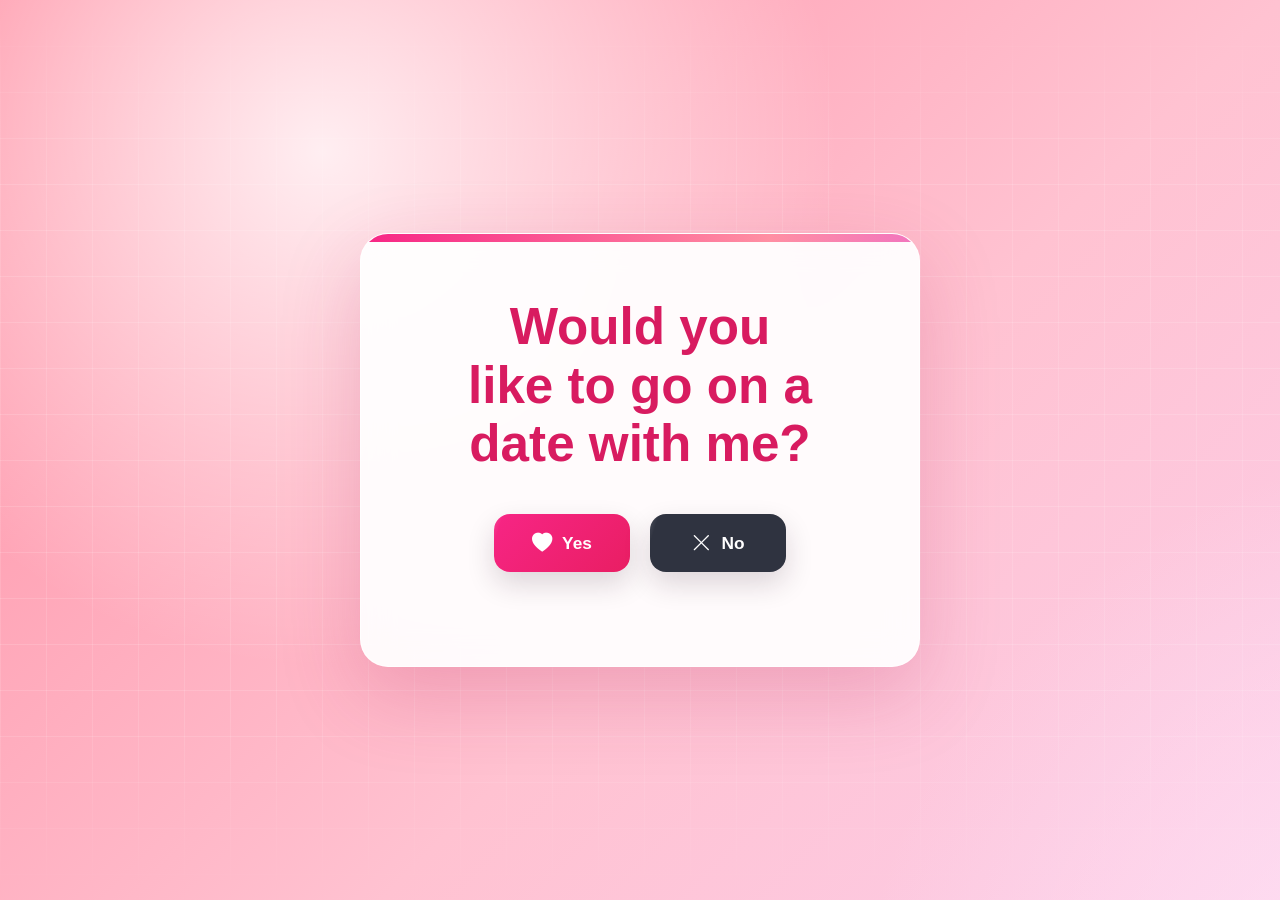
<file: index.html>
<!DOCTYPE html>
<html lang="en">
<head>
    <meta charset="UTF-8">
    <meta name="viewport" content="width=device-width, initial-scale=1.0">
    <title>Would you like to go on a date with me?</title>
    <link rel="stylesheet" href="https://cdn.jsdelivr.net/npm/bootstrap-icons@1.11.3/font/bootstrap-icons.min.css">
    <link rel="stylesheet" href="love.css">
</head>
<body>
    <div class="floating-hearts" aria-hidden="true">
        <span></span>
        <span></span>
        <span></span>
        <span></span>
        <span></span>
    </div>

    <main class="container">
        <h1>Would you like to go on a date with me?</h1>
        <div class="buttons">
            <button class="btn yes" type="button" onclick="handleYes()">
                <i class="bi bi-heart-fill"></i>
                <span>Yes</span>
            </button>
            <button class="btn no" id="noBtn" type="button">
                <i class="bi bi-x-lg"></i>
                <span>No</span>
            </button>
        </div>
        <div id="message"></div>
    </main>

    <script>
        function goWithTransition(url) {
            document.body.classList.add('page-leaving');
            window.setTimeout(() => {
                window.location.href = url;
            }, 320);
        }

        function handleYes() {
            document.getElementById('message').innerHTML = '<p class="success">Yay! I am so excited!</p>';
            goWithTransition('congratulations.html');
        }

        const noBtn = document.getElementById('noBtn');

        function moveNoButton() {
            const container = document.querySelector('.container');
            const containerRect = container.getBoundingClientRect();
            const buttonWidth = noBtn.offsetWidth;
            const buttonHeight = noBtn.offsetHeight;
            const padding = 18;
            const minX = containerRect.left + padding;
            const minY = containerRect.top + padding;
            const maxX = Math.max(minX, containerRect.right - buttonWidth - padding);
            const maxY = Math.max(minY, containerRect.bottom - buttonHeight - padding);

            noBtn.classList.add('running');
            noBtn.style.left = `${Math.random() * (maxX - minX) + minX}px`;
            noBtn.style.top = `${Math.random() * (maxY - minY) + minY}px`;
        }

        noBtn.addEventListener('mouseenter', moveNoButton);
        noBtn.addEventListener('mousedown', moveNoButton);
        noBtn.addEventListener('touchstart', (event) => {
            event.preventDefault();
            moveNoButton();
        });
    </script>
</body>
</html>
</file>
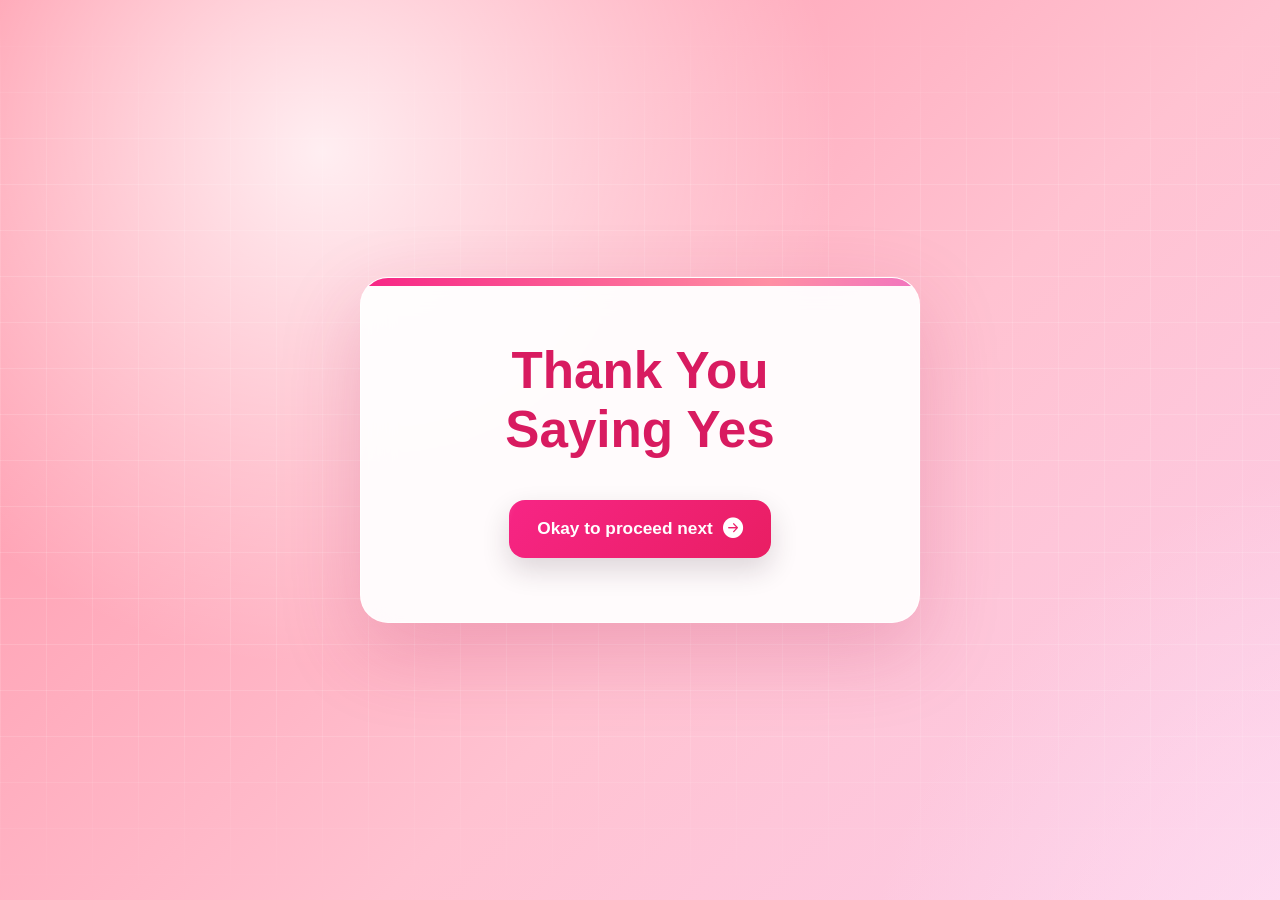
<file: congratulations.html>
<!DOCTYPE html>
<html lang="en">
<head>
    <meta charset="UTF-8">
    <meta name="viewport" content="width=device-width, initial-scale=1.0">
    <title>Congratulations</title>
    <link rel="stylesheet" href="https://cdn.jsdelivr.net/npm/bootstrap-icons@1.11.3/font/bootstrap-icons.min.css">
    <link rel="stylesheet" href="love.css">
</head>
<body>
    <div class="floating-hearts" aria-hidden="true">
        <span></span>
        <span></span>
        <span></span>
        <span></span>
        <span></span>
    </div>

    <main class="container">
        <h1>Thank You Saying Yes</h1>
        <button class="btn yes" type="button" onclick="goToSchedule()">
            <span>Okay to proceed next</span>
            <i class="bi bi-arrow-right-circle-fill"></i>
        </button>
        <div id="message"></div>
    </main>

    <script>
        function goToSchedule() {
            document.body.classList.add('page-leaving');
            window.setTimeout(() => {
                window.location.href = 'schedule.html';
            }, 320);
        }
    </script>
</body>
</html>
</file>
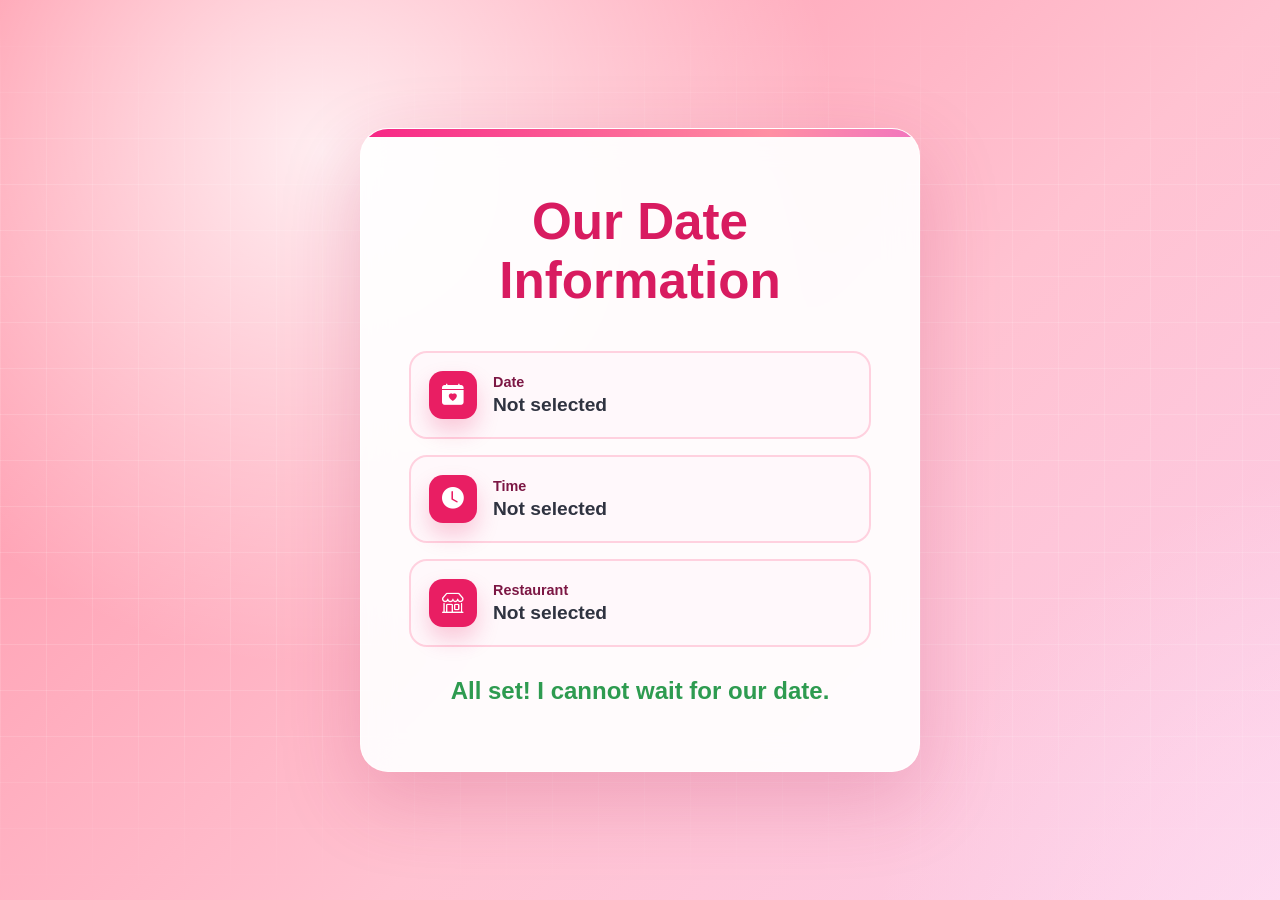
<file: date-info.html>
<!DOCTYPE html>
<html lang="en">
<head>
    <meta charset="UTF-8">
    <meta name="viewport" content="width=device-width, initial-scale=1.0">
    <title>Date Information</title>
    <link rel="stylesheet" href="https://cdn.jsdelivr.net/npm/bootstrap-icons@1.11.3/font/bootstrap-icons.min.css">
    <link rel="stylesheet" href="love.css">
</head>
<body>
    <div class="floating-hearts" aria-hidden="true">
        <span></span>
        <span></span>
        <span></span>
        <span></span>
        <span></span>
    </div>

    <main class="container">
        <h1>Our Date Information</h1>

        <div class="info-list">
            <div class="info-item">
                <i class="bi bi-calendar-heart-fill"></i>
                <div>
                    <span>Date</span>
                    <strong id="finalDate">Not selected</strong>
                </div>
            </div>

            <div class="info-item">
                <i class="bi bi-clock-fill"></i>
                <div>
                    <span>Time</span>
                    <strong id="finalTime">Not selected</strong>
                </div>
            </div>

            <div class="info-item">
                <i class="bi bi-shop"></i>
                <div>
                    <span>Restaurant</span>
                    <strong id="finalRestaurant">Not selected</strong>
                </div>
            </div>
        </div>

        <p class="success final-message">All set! I cannot wait for our date.</p>
    </main>

    <script>
        document.getElementById('finalDate').textContent = localStorage.getItem('dateDay') || 'Not selected';
        document.getElementById('finalTime').textContent = localStorage.getItem('dateTime') || 'Not selected';
        document.getElementById('finalRestaurant').textContent = localStorage.getItem('restaurant') || 'Not selected';
    </script>
</body>
</html>
</file>
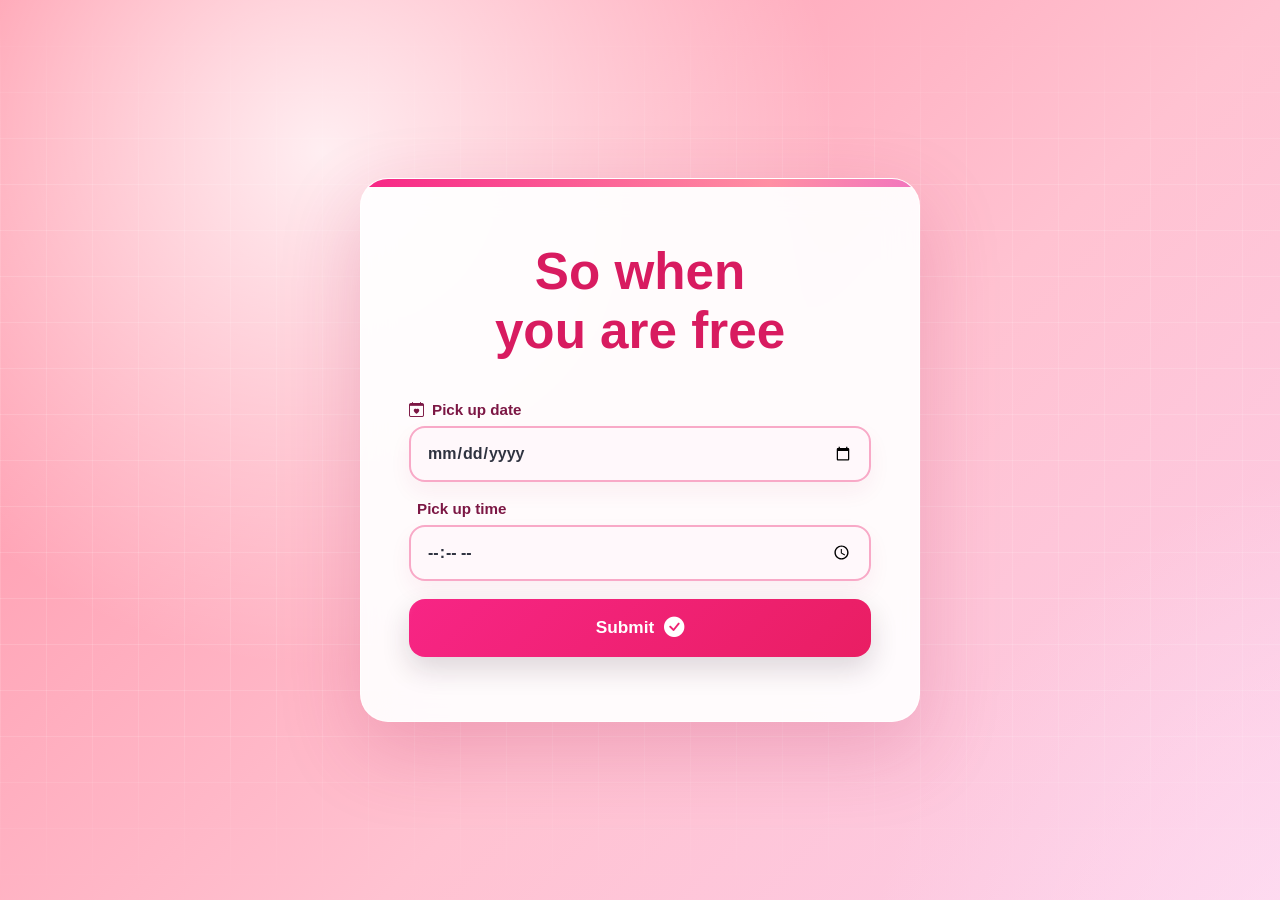
<file: schedule.html>
<!DOCTYPE html>
<html lang="en">
<head>
    <meta charset="UTF-8">
    <meta name="viewport" content="width=device-width, initial-scale=1.0">
    <title>Pick a Date</title>
    <link rel="stylesheet" href="https://cdn.jsdelivr.net/npm/bootstrap-icons@1.11.3/font/bootstrap-icons.min.css">
    <link rel="stylesheet" href="love.css">
</head>
<body>
    <div class="floating-hearts" aria-hidden="true">
        <span></span>
        <span></span>
        <span></span>
        <span></span>
        <span></span>
    </div>

    <main class="container">
        <h1>So when you are free</h1>
        <form class="date-form" onsubmit="confirmSchedule(event)">
            <label class="field">
                <span><i class="bi bi-calendar-heart"></i> Pick up date</span>
                <input type="date" id="date" required>
            </label>

            <label class="field">
                <span><i class="bi bi-clock-heart"></i> Pick up time</span>
                <input type="time" id="time" required>
            </label>

            <button class="btn yes" type="submit">
                <span>Submit</span>
                <i class="bi bi-check-circle-fill"></i>
            </button>
        </form>
        <div id="message"></div>
    </main>

    <script>
        function confirmSchedule(event) {
            event.preventDefault();

            const date = document.getElementById('date').value;
            const time = document.getElementById('time').value;
            localStorage.setItem('dateDay', date);
            localStorage.setItem('dateTime', time);
            document.body.classList.add('page-leaving');
            window.setTimeout(() => {
                window.location.href = 'restaurants.html';
            }, 320);
        }
    </script>
</body>
</html>
</file>
<file: love.css>
* {
    margin: 0;
    padding: 0;
    box-sizing: border-box;
}

:root {
    --pink: #e91e63;
    --hot-pink: #f72585;
    --rose: #ff8fa3;
    --plum: #7c1744;
    --ink: #2f3340;
    --paper: rgba(255, 255, 255, 0.93);
}

body {
    position: relative;
    min-height: 100vh;
    min-height: 100svh;
    display: flex;
    justify-content: center;
    align-items: center;
    padding: 24px;
    overflow-x: hidden;
    font-family: "Segoe UI", Arial, sans-serif;
    background:
        radial-gradient(circle at 18% 12%, rgba(255, 255, 255, 0.82), transparent 28%),
        radial-gradient(circle at 82% 84%, rgba(255, 229, 246, 0.92), transparent 34%),
        linear-gradient(135deg, #ff8fa3 0%, #ffc2d1 42%, #f9d8ff 100%);
    background-size: 140% 140%;
    animation: backgroundDrift 12s ease-in-out infinite alternate;
}

body::before {
    content: "";
    position: fixed;
    inset: 0;
    pointer-events: none;
    background-image:
        linear-gradient(rgba(255, 255, 255, 0.14) 1px, transparent 1px),
        linear-gradient(90deg, rgba(255, 255, 255, 0.12) 1px, transparent 1px);
    background-size: 46px 46px;
    mask-image: linear-gradient(to bottom, transparent, black 20%, black 80%, transparent);
}

.floating-hearts {
    position: fixed;
    inset: 0;
    overflow: hidden;
    pointer-events: none;
    z-index: 0;
}

.floating-hearts span {
    position: absolute;
    bottom: -56px;
    width: 18px;
    height: 18px;
    border-radius: 18px 18px 4px 18px;
    background: rgba(247, 37, 133, 0.2);
    transform: rotate(45deg);
    animation: floatHeart 9s linear infinite;
}

.floating-hearts span::before,
.floating-hearts span::after {
    content: "";
    position: absolute;
    width: 18px;
    height: 18px;
    border-radius: 50%;
    background: inherit;
}

.floating-hearts span::before {
    left: -9px;
}

.floating-hearts span::after {
    top: -9px;
}

.floating-hearts span:nth-child(1) {
    left: 12%;
    animation-delay: 0s;
}

.floating-hearts span:nth-child(2) {
    left: 30%;
    width: 14px;
    height: 14px;
    animation-delay: 2s;
    animation-duration: 11s;
}

.floating-hearts span:nth-child(3) {
    left: 54%;
    animation-delay: 4s;
    animation-duration: 10s;
}

.floating-hearts span:nth-child(4) {
    left: 74%;
    width: 22px;
    height: 22px;
    animation-delay: 1s;
    animation-duration: 12s;
}

.floating-hearts span:nth-child(5) {
    left: 90%;
    width: 13px;
    height: 13px;
    animation-delay: 5s;
}

.container {
    position: relative;
    z-index: 1;
    width: min(100%, 560px);
    max-width: 560px;
    padding: 64px 48px;
    overflow: hidden;
    text-align: center;
    background: var(--paper);
    border: 1px solid rgba(255, 255, 255, 0.72);
    border-radius: 28px;
    box-shadow: 0 28px 80px rgba(181, 37, 93, 0.22);
    backdrop-filter: blur(16px);
    animation: cardIn 0.72s cubic-bezier(0.2, 0.85, 0.2, 1) both;
}

.container::before {
    content: "";
    position: absolute;
    inset: 0 0 auto;
    height: 8px;
    background: linear-gradient(90deg, var(--hot-pink), var(--rose), #d946ef, var(--hot-pink));
    background-size: 220% 100%;
    animation: shineLine 5s ease-in-out infinite;
}

.container > * {
    position: relative;
}

.food-container {
    width: min(100%, 860px);
    max-width: 860px;
}

h1 {
    margin-bottom: 40px;
    color: #d81b60;
    font-size: clamp(2rem, 5vw, 3.2rem);
    line-height: 1.15;
    letter-spacing: 0;
    text-wrap: balance;
    animation: softRise 0.64s ease both;
}

.subtitle {
    margin: -24px 0 28px;
    color: var(--plum);
    font-size: 1rem;
    font-weight: 800;
    animation: softRise 0.64s ease 0.08s both;
}

.buttons,
.date-form,
.info-list,
.restaurant-grid,
.submit-choice,
.final-message {
    animation: softRise 0.64s ease 0.14s both;
}

.buttons {
    display: flex;
    flex-wrap: wrap;
    gap: 20px;
    justify-content: center;
    margin-bottom: 30px;
}

.btn {
    position: relative;
    display: inline-flex;
    align-items: center;
    justify-content: center;
    gap: 10px;
    min-width: 136px;
    min-height: 58px;
    padding: 15px 28px;
    overflow: hidden;
    border: 0;
    border-radius: 16px;
    color: white;
    cursor: pointer;
    font: inherit;
    font-size: 1.08rem;
    font-weight: 900;
    letter-spacing: 0;
    box-shadow: 0 12px 28px rgba(46, 19, 37, 0.16);
    transition: transform 0.24s ease, box-shadow 0.24s ease, background 0.24s ease, opacity 0.24s ease;
}

.btn::after {
    content: "";
    position: absolute;
    inset: -60% auto -60% -42%;
    width: 42%;
    background: linear-gradient(90deg, transparent, rgba(255, 255, 255, 0.42), transparent);
    transform: skewX(-18deg);
    transition: left 0.48s ease;
}

.btn:hover::after {
    left: 112%;
}

.btn i {
    font-size: 1.18em;
    line-height: 1;
}

.btn:hover {
    transform: translateY(-3px) scale(1.02);
}

.btn:active {
    transform: translateY(0) scale(0.98);
}

.btn:focus-visible,
.restaurant-card:focus-visible,
.field input:focus-visible {
    outline: 3px solid rgba(124, 23, 68, 0.25);
    outline-offset: 4px;
}

.btn.yes {
    background: linear-gradient(135deg, var(--hot-pink), var(--pink));
}

.btn.yes:hover {
    background: linear-gradient(135deg, #ff3d96, #c2185b);
    box-shadow: 0 18px 36px rgba(233, 30, 99, 0.34);
}

.btn.no {
    background: #2f3340;
}

.btn.no.running {
    position: fixed;
    z-index: 10;
    animation: wiggle 0.34s ease both;
}

.btn.no:hover {
    background: #1f2330;
}

.success,
.sad {
    font-size: 1.5rem;
    font-weight: 900;
    line-height: 1.35;
    animation: popIn 0.42s ease both;
}

.success {
    color: #2e9b50;
}

.sad {
    color: #757575;
}

.date-form {
    display: grid;
    gap: 18px;
    margin-top: 6px;
}

.field {
    display: grid;
    gap: 8px;
    text-align: left;
}

.field span {
    display: inline-flex;
    align-items: center;
    gap: 8px;
    color: var(--plum);
    font-size: 0.95rem;
    font-weight: 900;
}

.field input {
    width: 100%;
    min-height: 56px;
    padding: 0 16px;
    border: 2px solid #f8a9c7;
    border-radius: 16px;
    background: #fff8fb;
    color: var(--ink);
    font: inherit;
    font-weight: 800;
    outline: none;
    box-shadow: 0 10px 22px rgba(181, 37, 93, 0.06);
    transition: border-color 0.24s ease, box-shadow 0.24s ease, transform 0.24s ease;
}

.field input:focus {
    border-color: var(--pink);
    box-shadow: 0 0 0 4px rgba(233, 30, 99, 0.14), 0 14px 28px rgba(181, 37, 93, 0.12);
    transform: translateY(-2px);
}

.info-list {
    display: grid;
    gap: 16px;
    margin: 8px 0 28px;
}

.info-item {
    display: flex;
    align-items: center;
    gap: 16px;
    padding: 18px;
    border: 2px solid #ffd1df;
    border-radius: 18px;
    background: #fff8fb;
    text-align: left;
    animation: softRise 0.55s ease both;
}

.info-item:nth-child(2) {
    animation-delay: 0.08s;
}

.info-item:nth-child(3) {
    animation-delay: 0.16s;
}

.info-item i {
    display: inline-flex;
    align-items: center;
    justify-content: center;
    flex: 0 0 auto;
    width: 48px;
    height: 48px;
    border-radius: 14px;
    background: var(--pink);
    color: white;
    font-size: 1.35rem;
    box-shadow: 0 12px 22px rgba(233, 30, 99, 0.22);
}

.info-item span {
    display: block;
    margin-bottom: 4px;
    color: var(--plum);
    font-size: 0.9rem;
    font-weight: 900;
}

.info-item strong {
    color: var(--ink);
    font-size: 1.2rem;
}

.final-message {
    margin-top: 8px;
}

.restaurant-grid {
    display: grid;
    grid-template-columns: repeat(5, minmax(120px, 1fr));
    gap: 16px;
    margin-top: 8px;
}

.restaurant-card {
    position: relative;
    display: grid;
    justify-items: center;
    align-content: center;
    gap: 12px;
    min-height: 168px;
    padding: 18px 14px;
    border: 2px solid #ffd1df;
    border-radius: 20px;
    background: #fff8fb;
    color: var(--plum);
    cursor: pointer;
    font: inherit;
    font-weight: 900;
    box-shadow: 0 14px 28px rgba(181, 37, 93, 0.12);
    transition: transform 0.24s ease, border-color 0.24s ease, box-shadow 0.24s ease, background 0.24s ease;
    animation: softRise 0.5s ease both;
}

.restaurant-card:nth-child(2) {
    animation-delay: 0.05s;
}

.restaurant-card:nth-child(3) {
    animation-delay: 0.1s;
}

.restaurant-card:nth-child(4) {
    animation-delay: 0.15s;
}

.restaurant-card:nth-child(5) {
    animation-delay: 0.2s;
}

.restaurant-card:hover {
    border-color: var(--pink);
    box-shadow: 0 18px 34px rgba(233, 30, 99, 0.22);
    transform: translateY(-4px);
}

.restaurant-card.selected {
    border-color: var(--pink);
    background: #fff0f6;
    box-shadow: 0 20px 38px rgba(233, 30, 99, 0.28);
    transform: translateY(-4px) scale(1.02);
}

.restaurant-card.selected::after {
    content: "\F26A";
    position: absolute;
    top: 12px;
    right: 12px;
    display: inline-flex;
    align-items: center;
    justify-content: center;
    width: 28px;
    height: 28px;
    border-radius: 50%;
    background: var(--pink);
    color: white;
    font-family: "bootstrap-icons";
    font-size: 0.95rem;
    animation: popIn 0.28s ease both;
}

.restaurant-card img {
    width: 92px;
    height: 92px;
    object-fit: contain;
    padding: 14px;
    border-radius: 18px;
    background: white;
    box-shadow: inset 0 0 0 1px rgba(124, 23, 68, 0.08);
    transition: transform 0.24s ease;
}

.restaurant-card:hover img,
.restaurant-card.selected img {
    transform: scale(1.06) rotate(-2deg);
}

.restaurant-card span {
    line-height: 1.2;
}

.submit-choice {
    margin-top: 26px;
}

.submit-choice:disabled {
    cursor: not-allowed;
    opacity: 0.55;
    transform: none;
    box-shadow: none;
}

.page-leaving .container {
    animation: pageOut 0.32s ease both;
}

@keyframes backgroundDrift {
    from {
        background-position: 0% 50%;
    }
    to {
        background-position: 100% 50%;
    }
}

@keyframes cardIn {
    from {
        opacity: 0;
        transform: translateY(28px) scale(0.96);
    }
    to {
        opacity: 1;
        transform: translateY(0) scale(1);
    }
}

@keyframes softRise {
    from {
        opacity: 0;
        transform: translateY(14px);
    }
    to {
        opacity: 1;
        transform: translateY(0);
    }
}

@keyframes popIn {
    0% {
        opacity: 0;
        transform: scale(0.84);
    }
    70% {
        transform: scale(1.05);
    }
    100% {
        opacity: 1;
        transform: scale(1);
    }
}

@keyframes wiggle {
    0%,
    100% {
        transform: rotate(0deg) scale(1);
    }
    30% {
        transform: rotate(-5deg) scale(1.04);
    }
    70% {
        transform: rotate(5deg) scale(1.04);
    }
}

@keyframes shineLine {
    from {
        background-position: 0% 50%;
    }
    to {
        background-position: 100% 50%;
    }
}

@keyframes floatHeart {
    from {
        opacity: 0;
        transform: translateY(0) rotate(45deg) scale(0.8);
    }
    15% {
        opacity: 1;
    }
    to {
        opacity: 0;
        transform: translateY(-110vh) rotate(45deg) scale(1.25);
    }
}

@keyframes pageOut {
    to {
        opacity: 0;
        transform: translateY(-10px) scale(0.98);
    }
}

@media (prefers-reduced-motion: reduce) {
    *,
    *::before,
    *::after {
        scroll-behavior: auto !important;
        animation-duration: 0.01ms !important;
        animation-iteration-count: 1 !important;
        transition-duration: 0.01ms !important;
    }
}

@media (max-width: 600px) {
    body {
        align-items: flex-start;
        padding: 16px 12px 28px;
    }

    .container {
        width: 100%;
        min-height: auto;
        margin: 0;
        padding: 42px 18px 24px;
        border-radius: 26px;
        box-shadow: 0 20px 52px rgba(145, 22, 78, 0.24);
    }

    .food-container {
        width: 100%;
    }

    h1 {
        margin-bottom: 26px;
        font-size: clamp(2rem, 10vw, 2.75rem);
    }

    .subtitle {
        display: inline-flex;
        align-items: center;
        justify-content: center;
        width: 100%;
        margin: -8px 0 20px;
        padding: 10px 12px;
        border: 1px solid #ffd1df;
        border-radius: 999px;
        background: #fff0f6;
        font-size: 0.9rem;
        line-height: 1.4;
    }

    .buttons {
        display: grid;
        grid-template-columns: repeat(2, minmax(0, 1fr));
        gap: 12px;
        margin-bottom: 24px;
    }

    .btn {
        width: 100%;
        min-width: 0;
        min-height: 56px;
        padding: 13px 16px;
        border-radius: 18px;
        font-size: 1rem;
        touch-action: manipulation;
    }

    .btn.no.running {
        width: auto;
        min-width: 96px;
    }

    .date-form {
        gap: 15px;
    }

    .field {
        gap: 9px;
    }

    .field span {
        padding-left: 2px;
        font-size: 0.92rem;
    }

    .field input {
        min-height: 56px;
        padding: 0 14px;
        border-radius: 18px;
        background: white;
        font-size: 1rem;
    }

    .restaurant-grid {
        grid-template-columns: repeat(2, minmax(0, 1fr));
        gap: 14px;
    }

    .restaurant-card {
        min-height: 152px;
        padding: 16px 10px;
        border-radius: 22px;
        background: linear-gradient(180deg, #ffffff 0%, #fff7fb 100%);
        font-size: 0.95rem;
        touch-action: manipulation;
    }

    .restaurant-card img {
        width: 78px;
        height: 78px;
        padding: 10px;
        border-radius: 18px;
        box-shadow:
            inset 0 0 0 1px rgba(124, 23, 68, 0.08),
            0 10px 20px rgba(124, 23, 68, 0.1);
    }

    .submit-choice {
        margin-top: 20px;
    }

    .info-list {
        gap: 14px;
    }

    .info-item {
        gap: 14px;
        padding: 15px;
        border-radius: 20px;
        background: linear-gradient(180deg, #ffffff 0%, #fff7fb 100%);
        box-shadow: 0 10px 22px rgba(181, 37, 93, 0.1);
    }

    .info-item i {
        width: 42px;
        height: 42px;
        border-radius: 12px;
        font-size: 1.15rem;
    }

    .info-item strong {
        font-size: 1rem;
        overflow-wrap: anywhere;
    }

    .success,
    .sad {
        margin-top: 18px;
        font-size: 1.15rem;
    }
}

@media (max-width: 380px) {
    .container {
        padding: 32px 14px;
    }

    .buttons {
        grid-template-columns: 1fr;
    }

    .restaurant-grid {
        grid-template-columns: 1fr;
    }

    .restaurant-card {
        grid-template-columns: auto 1fr;
        justify-items: start;
        min-height: 104px;
        padding: 14px;
        text-align: left;
    }

    .restaurant-card img {
        width: 64px;
        height: 64px;
    }
}
</file>
